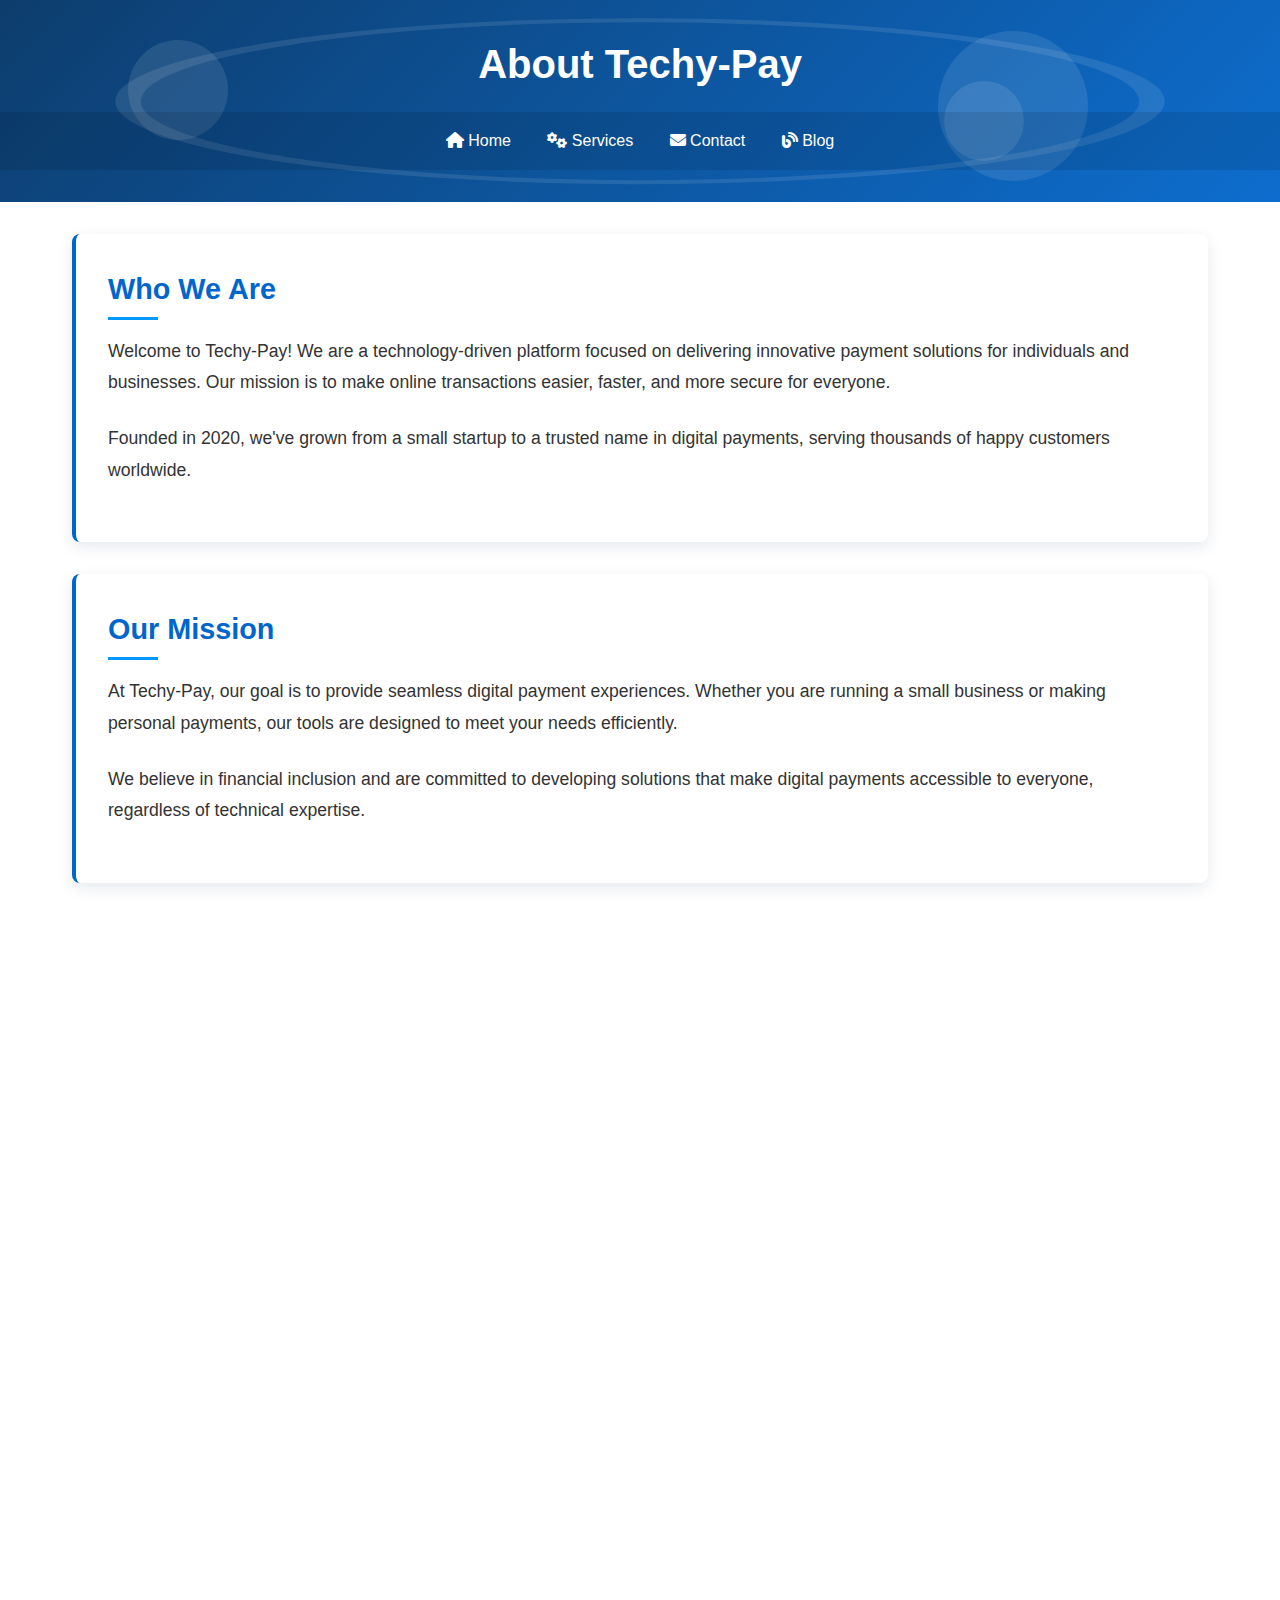
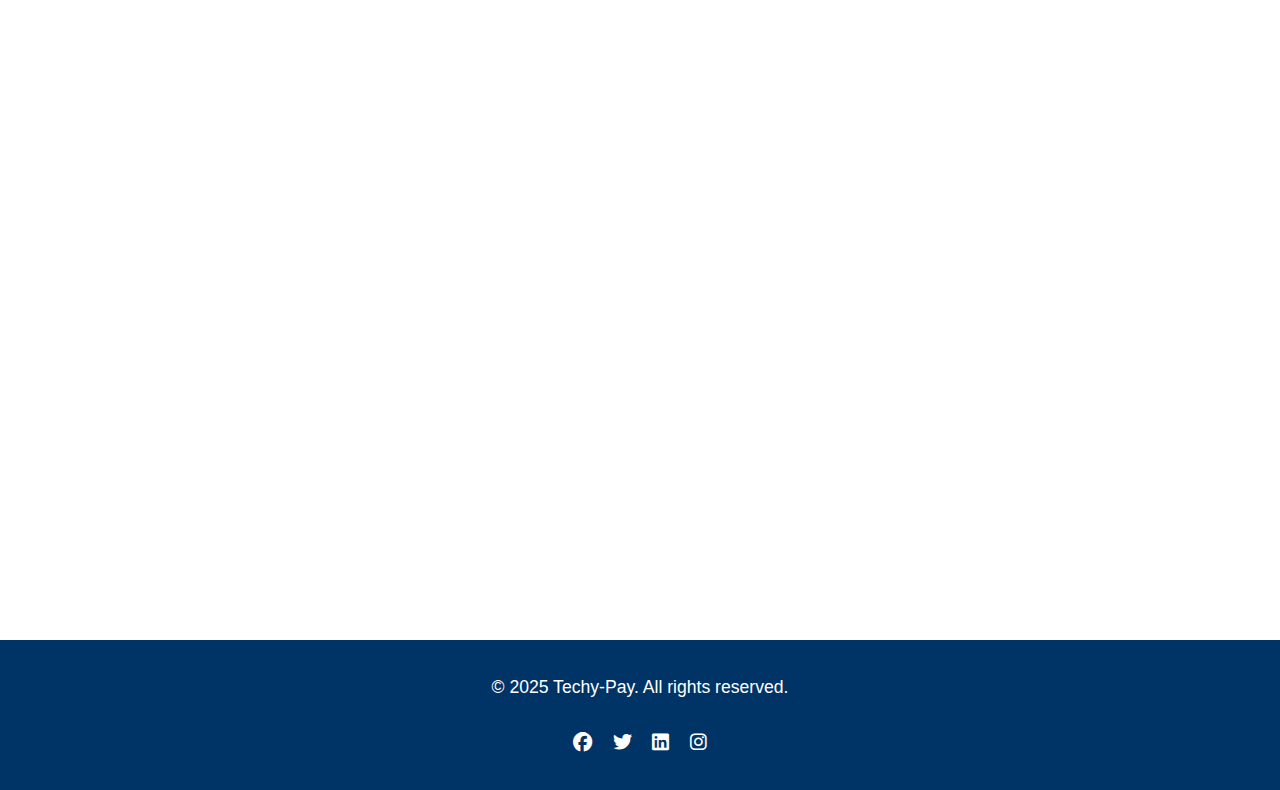
<file: about.html>
<!DOCTYPE html>
<html lang="en">
<head>
    <meta charset="UTF-8">
    <meta name="viewport" content="width=device-width, initial-scale=1.0">
    <meta name="description" content="About Techy-Pay - Learn more about our mission, services, and team.">
    <title>About Us - Techy-Pay</title>
    <link rel="stylesheet" href="https://cdnjs.cloudflare.com/ajax/libs/font-awesome/6.4.0/css/all.min.css">
    <style>
        :root {
            --primary-blue: #0066cc;
            --dark-blue: #003366;
            --light-blue: #e6f2ff;
            --accent-blue: #0099ff;
            --white: #ffffff;
            --gray: #f5f5f5;
        }
        
        * {
            margin: 0;
            padding: 0;
            box-sizing: border-box;
            font-family: 'Segoe UI', Tahoma, Geneva, Verdana, sans-serif;
        }
        
        body {
            background-color: var(--white);
            color: #333;
            line-height: 1.6;
            overflow-x: hidden;
        }
        
        header {
            background: linear-gradient(135deg, var(--dark-blue), var(--primary-blue));
            color: var(--white);
            padding: 2rem 0;
            text-align: center;
            position: relative;
            overflow: hidden;
        }
        
        header::before {
            content: '';
            position: absolute;
            top: 0;
            left: 0;
            width: 100%;
            height: 100%;
            background: url('data:image/svg+xml;utf8,<svg xmlns="http://www.w3.org/2000/svg" viewBox="0 0 100 100" preserveAspectRatio="none"><path fill="rgba(255,255,255,0.05)" d="M0,0 L100,0 L100,100 L0,100 Z" /><circle cx="50" cy="50" r="40" fill="none" stroke="rgba(255,255,255,0.1)" stroke-width="2" /></svg>');
            background-size: cover;
            animation: pulse 15s infinite alternate;
        }
        
        @keyframes pulse {
            0% { opacity: 0.1; }
            100% { opacity: 0.3; }
        }
        
        h1 {
            font-size: 2.5rem;
            margin-bottom: 1rem;
            position: relative;
            animation: fadeInDown 1s ease-out;
        }
        
        nav {
            background-color: rgba(0, 0, 0, 0.1);
            padding: 1rem;
            position: relative;
        }
        
        nav a {
            color: var(--white);
            text-decoration: none;
            margin: 0 1rem;
            font-weight: 500;
            transition: all 0.3s ease;
            position: relative;
            padding: 0.5rem 0;
        }
        
        nav a:hover {
            color: var(--white);
        }
        
        nav a::after {
            content: '';
            position: absolute;
            bottom: 0;
            left: 0;
            width: 0;
            height: 2px;
            background-color: var(--white);
            transition: width 0.3s ease;
        }
        
        nav a:hover::after {
            width: 100%;
        }
        
        main {
            max-width: 1200px;
            margin: 2rem auto;
            padding: 0 2rem;
        }
        
        section {
            background-color: var(--white);
            border-radius: 8px;
            box-shadow: 0 5px 15px rgba(0, 51, 102, 0.1);
            padding: 2rem;
            margin-bottom: 2rem;
            transition: transform 0.3s ease, box-shadow 0.3s ease;
            border-left: 4px solid var(--primary-blue);
        }
        
        section:hover {
            transform: translateY(-5px);
            box-shadow: 0 10px 25px rgba(0, 51, 102, 0.15);
        }
        
        h2 {
            color: var(--primary-blue);
            margin-bottom: 1.5rem;
            font-size: 1.8rem;
            position: relative;
            display: inline-block;
        }
        
        h2::after {
            content: '';
            position: absolute;
            bottom: -8px;
            left: 0;
            width: 50px;
            height: 3px;
            background-color: var(--accent-blue);
            animation: underlineExpand 0.5s ease-out forwards;
        }
        
        @keyframes underlineExpand {
            from { width: 0; }
            to { width: 50px; }
        }
        
        p {
            margin-bottom: 1.5rem;
            font-size: 1.1rem;
            line-height: 1.8;
        }
        
        ul {
            list-style-type: none;
            margin: 1.5rem 0;
        }
        
        ul li {
            padding: 0.75rem 0;
            padding-left: 2.5rem;
            position: relative;
            font-size: 1.1rem;
        }
        
        ul li::before {
            content: '\f00c';
            font-family: 'Font Awesome 6 Free';
            font-weight: 900;
            position: absolute;
            left: 0;
            top: 0.75rem;
            color: var(--accent-blue);
            animation: bounceIn 0.5s ease-out;
        }
        
        @keyframes bounceIn {
            0% { transform: scale(0); opacity: 0; }
            50% { transform: scale(1.2); }
            100% { transform: scale(1); opacity: 1; }
        }
        
        a {
            color: var(--primary-blue);
            text-decoration: none;
            transition: color 0.3s ease;
            font-weight: 500;
        }
        
        a:hover {
            color: var(--dark-blue);
            text-decoration: underline;
        }
        
        footer {
            background-color: var(--dark-blue);
            color: var(--white);
            text-align: center;
            padding: 2rem 0;
            margin-top: 3rem;
        }
        
        /* Animations */
        @keyframes fadeInDown {
            from {
                opacity: 0;
                transform: translateY(-20px);
            }
            to {
                opacity: 1;
                transform: translateY(0);
            }
        }
        
        /* Responsive Design */
        @media (max-width: 768px) {
            h1 {
                font-size: 2rem;
            }
            
            nav a {
                display: block;
                margin: 0.5rem 0;
            }
            
            section {
                padding: 1.5rem;
            }
        }
        
        /* Floating animation for tech elements */
        .tech-circle {
            position: absolute;
            border-radius: 50%;
            background: rgba(255, 255, 255, 0.1);
            animation: float 6s infinite ease-in-out;
        }
        
        @keyframes float {
            0%, 100% { transform: translateY(0) rotate(0deg); }
            50% { transform: translateY(-20px) rotate(5deg); }
        }
        
        /* Add some decorative tech elements */
        .tech-element {
            position: absolute;
            opacity: 0.1;
            z-index: 0;
        }
        
        /* Section specific animations */
        section:nth-child(1) { animation-delay: 0.1s; }
        section:nth-child(2) { animation-delay: 0.2s; }
        section:nth-child(3) { animation-delay: 0.3s; }
        section:nth-child(4) { animation-delay: 0.4s; }
    </style>
</head>
<body>
    <header>
        <!-- Animated tech circles -->
        <div class="tech-circle" style="width: 100px; height: 100px; top: 20%; left: 10%;"></div>
        <div class="tech-circle" style="width: 150px; height: 150px; bottom: 10%; right: 15%;"></div>
        <div class="tech-circle" style="width: 80px; height: 80px; top: 40%; right: 20%;"></div>
        
        <h1>About Techy-Pay</h1>
        <nav>
            <a href="/"><i class="fas fa-home"></i> Home</a>
            <a href="/services"><i class="fas fa-cogs"></i> Services</a>
            <a href="/contact"><i class="fas fa-envelope"></i> Contact</a>
            <a href="/blog"><i class="fas fa-blog"></i> Blog</a>
        </nav>
    </header>

    <main>
        <section>
            <h2>Who We Are</h2>
            <p>Welcome to Techy-Pay! We are a technology-driven platform focused on delivering innovative payment solutions for individuals and businesses. Our mission is to make online transactions easier, faster, and more secure for everyone.</p>
            <p>Founded in 2020, we've grown from a small startup to a trusted name in digital payments, serving thousands of happy customers worldwide.</p>
        </section>

        <section>
            <h2>Our Mission</h2>
            <p>At Techy-Pay, our goal is to provide seamless digital payment experiences. Whether you are running a small business or making personal payments, our tools are designed to meet your needs efficiently.</p>
            <p>We believe in financial inclusion and are committed to developing solutions that make digital payments accessible to everyone, regardless of technical expertise.</p>
        </section>

        <section>
            <h2>Why Choose Us?</h2>
            <ul>
                <li><strong>Fast and secure transactions</strong> - Our cutting-edge technology ensures your payments are processed instantly with bank-level security</li>
                <li><strong>24/7 customer support</strong> - Our dedicated team is always ready to assist you with any questions or issues</li>
                <li><strong>Trusted by hundreds of clients</strong> - Join our growing community of satisfied users</li>
                <li><strong>Innovative payment technology</strong> - We stay ahead of the curve with the latest in fintech solutions</li>
                <li><strong>User-friendly interface</strong> - Designed with simplicity in mind for all users</li>
                <li><strong>Competitive pricing</strong> - Affordable solutions for businesses of all sizes</li>
            </ul>
        </section>

        <section>
            <h2>Our Technology</h2>
            <p>Techy-Pay leverages blockchain-inspired security protocols, AI-powered fraud detection, and cloud-based infrastructure to deliver a payment platform you can trust.</p>
            <div style="display: flex; justify-content: space-around; flex-wrap: wrap; margin: 2rem 0;">
                <div style="text-align: center; margin: 1rem; animation: fadeIn 1s ease-out;">
                    <i class="fas fa-shield-alt" style="font-size: 3rem; color: var(--primary-blue); margin-bottom: 1rem;"></i>
                    <h3 style="color: var(--dark-blue);">Security</h3>
                </div>
                <div style="text-align: center; margin: 1rem; animation: fadeIn 1s ease-out 0.2s;">
                    <i class="fas fa-bolt" style="font-size: 3rem; color: var(--primary-blue); margin-bottom: 1rem;"></i>
                    <h3 style="color: var(--dark-blue);">Speed</h3>
                </div>
                <div style="text-align: center; margin: 1rem; animation: fadeIn 1s ease-out 0.4s;">
                    <i class="fas fa-cogs" style="font-size: 3rem; color: var(--primary-blue); margin-bottom: 1rem;"></i>
                    <h3 style="color: var(--dark-blue);">Reliability</h3>
                </div>
            </div>
        </section>

        <section>
            <h2>Contact Us</h2>
            <p>If you have any questions about our services or would like to learn more about how Techy-Pay can help your business, our team would love to hear from you.</p>
            <p style="margin-top: 1.5rem;"><a href="/contact" style="background-color: var(--primary-blue); color: white; padding: 0.8rem 1.5rem; border-radius: 4px; text-decoration: none; display: inline-block; transition: all 0.3s ease;">Get in Touch <i class="fas fa-arrow-right" style="margin-left: 0.5rem;"></i></a></p>
        </section>
    </main>

    <footer>
        <div style="max-width: 1200px; margin: 0 auto; padding: 0 2rem;">
            <p>&copy; 2025 Techy-Pay. All rights reserved.</p>
            <div style="margin-top: 1rem;">
                <a href="#" style="color: var(--white); margin: 0 0.5rem; font-size: 1.2rem;"><i class="fab fa-facebook"></i></a>
                <a href="#" style="color: var(--white); margin: 0 0.5rem; font-size: 1.2rem;"><i class="fab fa-twitter"></i></a>
                <a href="#" style="color: var(--white); margin: 0 0.5rem; font-size: 1.2rem;"><i class="fab fa-linkedin"></i></a>
                <a href="#" style="color: var(--white); margin: 0 0.5rem; font-size: 1.2rem;"><i class="fab fa-instagram"></i></a>
            </div>
        </div>
    </footer>

    <script>
        // Add some interactive animations
        document.addEventListener('DOMContentLoaded', function() {
            // Animate sections when they come into view
            const sections = document.querySelectorAll('section');
            
            const observer = new IntersectionObserver((entries) => {
                entries.forEach(entry => {
                    if (entry.isIntersecting) {
                        entry.target.style.opacity = 1;
                        entry.target.style.transform = 'translateY(0)';
                    }
                });
            }, { threshold: 0.1 });
            
            sections.forEach(section => {
                section.style.opacity = 0;
                section.style.transform = 'translateY(20px)';
                section.style.transition = 'opacity 0.6s ease, transform 0.6s ease';
                observer.observe(section);
            });
            
            // Add floating animation to tech circles
            const circles = document.querySelectorAll('.tech-circle');
            circles.forEach((circle, index) => {
                circle.style.animationDelay = `${index * 2}s`;
            });
        });
    </script>
</body>
</html>
</file>
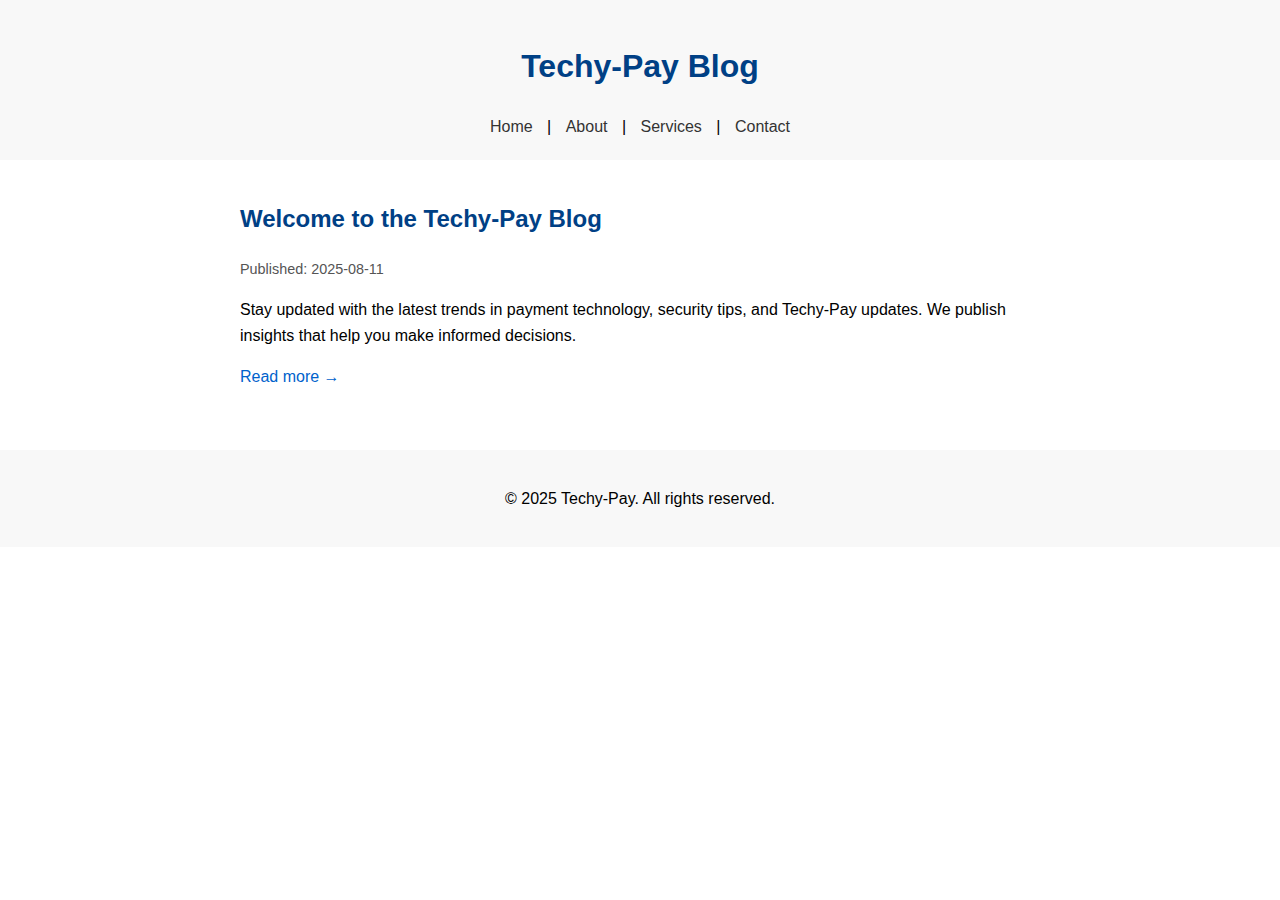
<file: blog.html>
<!DOCTYPE html>
<html lang="en">
<head>
  <meta charset="UTF-8" />
  <meta name="viewport" content="width=device-width, initial-scale=1.0" />
  <title>Blog – Techy-Pay</title>
  <meta name="description" content="Read the latest payments industry insights, updates, and Techy-Pay features on our blog." />
  <style>
    body { font-family: sans-serif; margin: 0; padding: 0; line-height: 1.6; }
    header, footer { background: #f8f8f8; padding: 20px; text-align: center; }
    nav a { margin: 0 10px; color: #333; text-decoration: none; }
    main { max-width: 800px; margin: auto; padding: 20px; }
    article { margin-bottom: 40px; }
    h1, h2 { color: #004085; }
    .post-date { color: #555; font-size: 0.9em; }
    .read-more { color: #0062cc; text-decoration: none; }
  </style>
</head>
<body>
  <header>
    <h1>Techy-Pay Blog</h1>
    <nav>
      <a href="/">Home</a> |
      <a href="/about">About</a> |
      <a href="/services">Services</a> |
      <a href="/contact">Contact</a>
    </nav>
  </header>
  <main>
    <article>
      <h2>Welcome to the Techy-Pay Blog</h2>
      <p class="post-date">Published: 2025-08-11</p>
      <p>Stay updated with the latest trends in payment technology, security tips, and Techy-Pay updates. We publish insights that help you make informed decisions.</p>
      <a class="read-more" href="/blog/post1">Read more →</a>
    </article>
    <!-- Add more <article> blocks for your posts -->
  </main>
  <footer>
    <p>&copy; 2025 Techy-Pay. All rights reserved.</p>
  </footer>
</body>
</html>
</file>
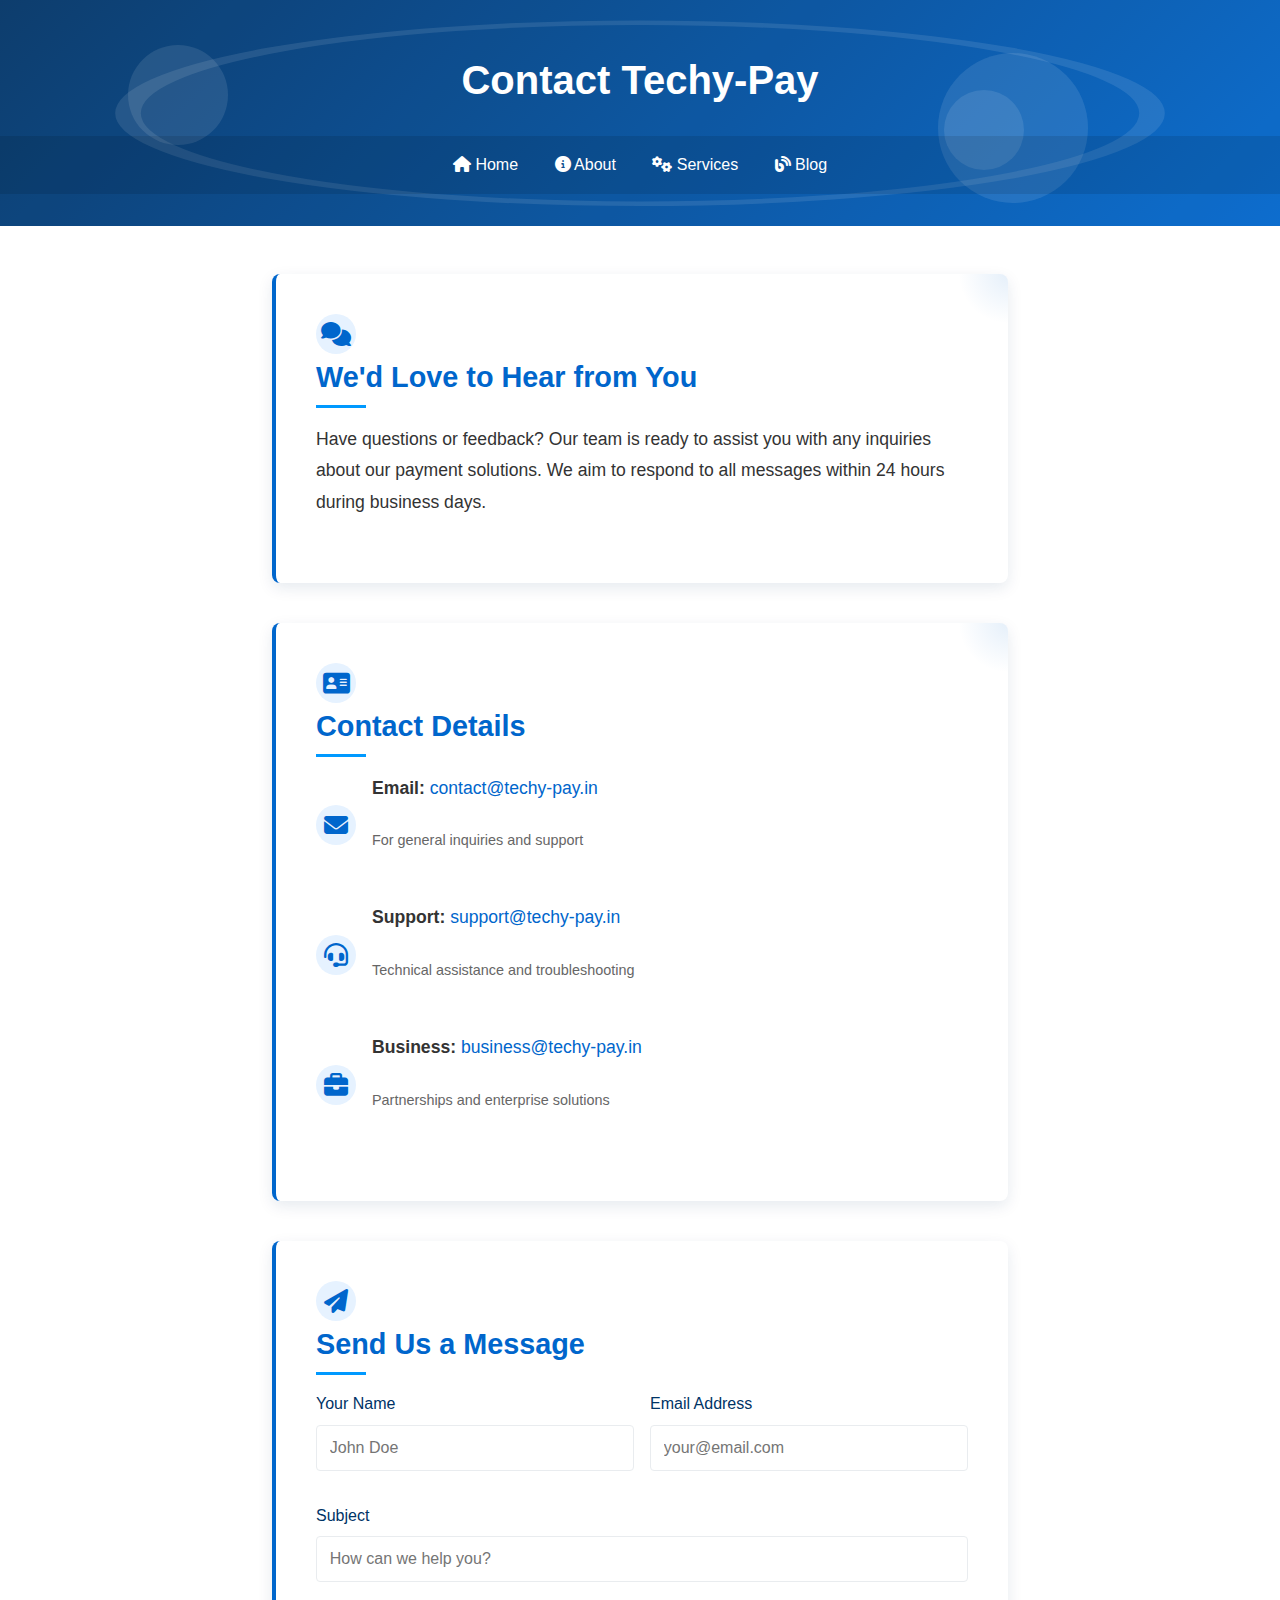
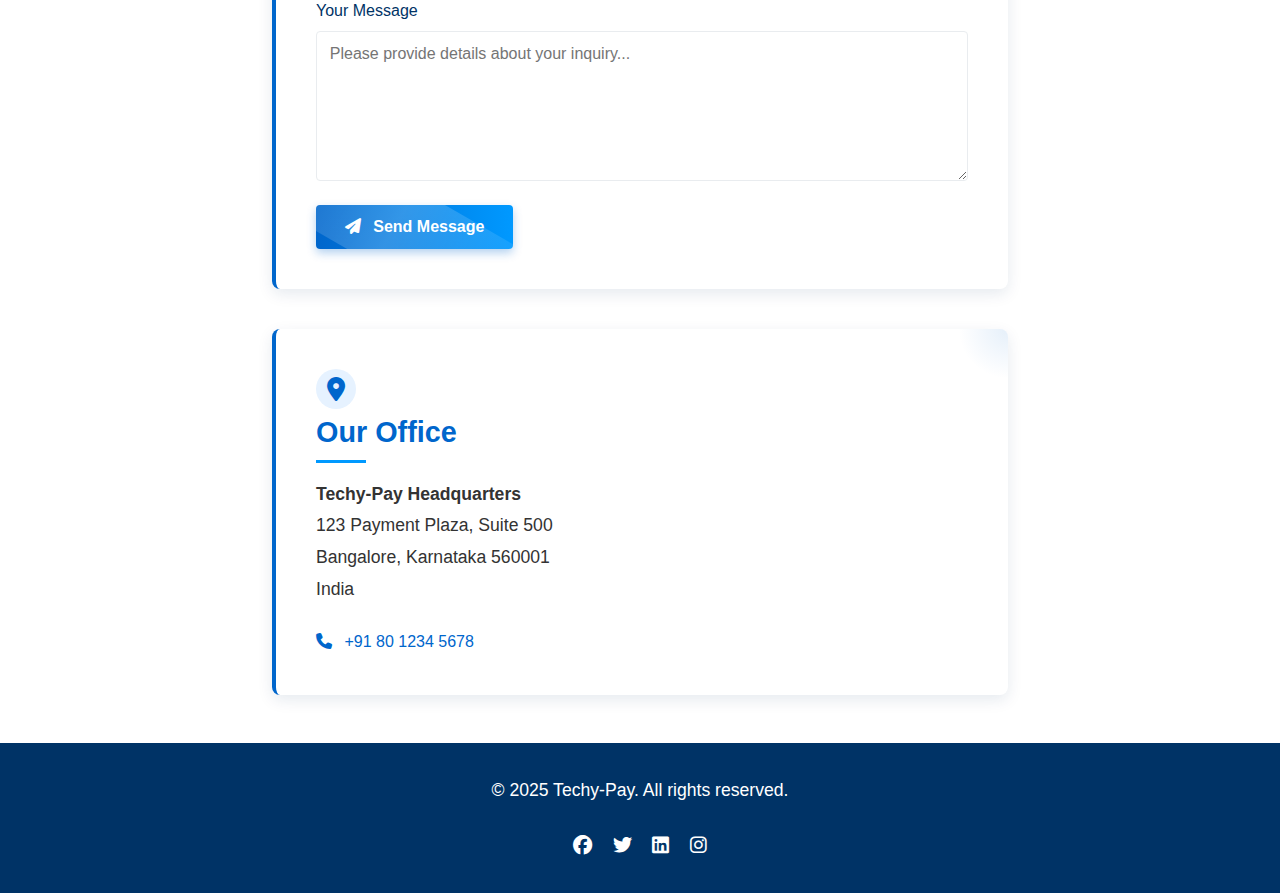
<file: contact.html>
<!DOCTYPE html>
<html lang="en">
<head>
  <meta charset="UTF-8">
  <meta name="viewport" content="width=device-width, initial-scale=1">
  <title>Contact Us - Techy-Pay</title>
  <meta name="description" content="Get in touch with Techy-Pay for support, inquiries, or feedback.">
  <link rel="stylesheet" href="https://cdnjs.cloudflare.com/ajax/libs/font-awesome/6.4.0/css/all.min.css">
  <style>
    :root {
      --primary-blue: #0066cc;
      --dark-blue: #003366;
      --light-blue: #e6f2ff;
      --accent-blue: #0099ff;
      --white: #ffffff;
      --light-gray: #f8f9fa;
      --medium-gray: #e9ecef;
    }
    
    * {
      margin: 0;
      padding: 0;
      box-sizing: border-box;
      font-family: 'Segoe UI', Tahoma, Geneva, Verdana, sans-serif;
    }
    
    body {
      background-color: var(--white);
      color: #333;
      line-height: 1.6;
      overflow-x: hidden;
    }
    
    header {
      background: linear-gradient(135deg, var(--dark-blue), var(--primary-blue));
      color: var(--white);
      padding: 3rem 0 2rem;
      text-align: center;
      position: relative;
      overflow: hidden;
    }
    
    header::before {
      content: '';
      position: absolute;
      top: 0;
      left: 0;
      width: 100%;
      height: 100%;
      background: url('data:image/svg+xml;utf8,<svg xmlns="http://www.w3.org/2000/svg" viewBox="0 0 100 100" preserveAspectRatio="none"><path fill="rgba(255,255,255,0.05)" d="M0,0 L100,0 L100,100 L0,100 Z" /><circle cx="50" cy="50" r="40" fill="none" stroke="rgba(255,255,255,0.1)" stroke-width="2" /></svg>');
      background-size: cover;
      animation: pulse 15s infinite alternate;
    }
    
    @keyframes pulse {
      0% { opacity: 0.1; }
      100% { opacity: 0.3; }
    }
    
    h1 {
      font-size: 2.5rem;
      margin-bottom: 1.5rem;
      position: relative;
      animation: fadeInDown 1s ease-out;
    }
    
    nav {
      background-color: rgba(0, 0, 0, 0.1);
      padding: 1rem;
      position: relative;
    }
    
    nav a {
      color: var(--white);
      text-decoration: none;
      margin: 0 1rem;
      font-weight: 500;
      transition: all 0.3s ease;
      position: relative;
      padding: 0.5rem 0;
    }
    
    nav a:hover {
      color: var(--white);
    }
    
    nav a::after {
      content: '';
      position: absolute;
      bottom: 0;
      left: 0;
      width: 0;
      height: 2px;
      background-color: var(--white);
      transition: width 0.3s ease;
    }
    
    nav a:hover::after {
      width: 100%;
    }
    
    main {
      max-width: 800px;
      margin: 3rem auto;
      padding: 0 2rem;
    }
    
    section {
      background-color: var(--white);
      border-radius: 8px;
      box-shadow: 0 5px 15px rgba(0, 51, 102, 0.1);
      padding: 2.5rem;
      margin-bottom: 2.5rem;
      transition: transform 0.3s ease, box-shadow 0.3s ease;
      border-left: 4px solid var(--primary-blue);
      position: relative;
      overflow: hidden;
    }
    
    section:hover {
      transform: translateY(-5px);
      box-shadow: 0 10px 25px rgba(0, 51, 102, 0.15);
    }
    
    section::before {
      content: '';
      position: absolute;
      top: 0;
      right: 0;
      width: 100px;
      height: 100px;
      background: radial-gradient(circle, rgba(0, 102, 204, 0.1) 0%, rgba(0, 102, 204, 0) 70%);
      transform: translate(50px, -50px);
    }
    
    h2 {
      color: var(--primary-blue);
      margin-bottom: 1.5rem;
      font-size: 1.8rem;
      position: relative;
      display: inline-block;
    }
    
    h2::after {
      content: '';
      position: absolute;
      bottom: -8px;
      left: 0;
      width: 50px;
      height: 3px;
      background-color: var(--accent-blue);
      animation: underlineExpand 0.5s ease-out forwards;
    }
    
    @keyframes underlineExpand {
      from { width: 0; }
      to { width: 50px; }
    }
    
    p {
      margin-bottom: 1.5rem;
      font-size: 1.1rem;
      line-height: 1.8;
    }
    
    a {
      color: var(--primary-blue);
      text-decoration: none;
      transition: color 0.3s ease;
      font-weight: 500;
    }
    
    a:hover {
      color: var(--dark-blue);
      text-decoration: underline;
    }
    
    form {
      background-color: var(--white);
      border-radius: 8px;
      box-shadow: 0 5px 15px rgba(0, 51, 102, 0.1);
      padding: 2.5rem;
      margin-bottom: 2.5rem;
      transition: transform 0.3s ease, box-shadow 0.3s ease;
      border-left: 4px solid var(--primary-blue);
      animation: fadeInUp 0.8s ease-out;
    }
    
    @keyframes fadeInUp {
      from {
        opacity: 0;
        transform: translateY(20px);
      }
      to {
        opacity: 1;
        transform: translateY(0);
      }
    }
    
    label {
      display: block;
      margin-bottom: 0.5rem;
      font-weight: 500;
      color: var(--dark-blue);
    }
    
    input, textarea {
      width: 100%;
      padding: 0.8rem;
      border: 1px solid var(--medium-gray);
      border-radius: 4px;
      font-size: 1rem;
      transition: all 0.3s ease;
      margin-bottom: 1rem;
    }
    
    input:focus, textarea:focus {
      outline: none;
      border-color: var(--accent-blue);
      box-shadow: 0 0 0 3px rgba(0, 153, 255, 0.2);
    }
    
    textarea {
      min-height: 150px;
      resize: vertical;
    }
    
    button {
      background: linear-gradient(to right, var(--primary-blue), var(--accent-blue));
      color: var(--white);
      border: none;
      padding: 0.8rem 1.8rem;
      border-radius: 4px;
      font-size: 1rem;
      font-weight: 600;
      cursor: pointer;
      transition: all 0.3s ease;
      box-shadow: 0 4px 10px rgba(0, 102, 204, 0.3);
      position: relative;
      overflow: hidden;
    }
    
    button:hover {
      transform: translateY(-2px);
      box-shadow: 0 6px 15px rgba(0, 102, 204, 0.4);
    }
    
    button::after {
      content: '';
      position: absolute;
      top: -50%;
      left: -60%;
      width: 200%;
      height: 200%;
      background: linear-gradient(
        to right,
        rgba(255, 255, 255, 0) 0%,
        rgba(255, 255, 255, 0.2) 50%,
        rgba(255, 255, 255, 0) 100%
      );
      transform: rotate(30deg);
      transition: all 0.3s ease;
    }
    
    button:hover::after {
      left: 100%;
    }
    
    .contact-method {
      display: flex;
      align-items: center;
      margin-bottom: 1.5rem;
    }
    
    .contact-icon {
      font-size: 1.5rem;
      color: var(--primary-blue);
      margin-right: 1rem;
      width: 40px;
      height: 40px;
      background-color: var(--light-blue);
      border-radius: 50%;
      display: flex;
      align-items: center;
      justify-content: center;
      transition: all 0.3s ease;
    }
    
    .contact-method:hover .contact-icon {
      background-color: var(--primary-blue);
      color: var(--white);
      transform: rotate(10deg);
    }
    
    footer {
      background-color: var(--dark-blue);
      color: var(--white);
      text-align: center;
      padding: 2rem 0;
      margin-top: 3rem;
    }
    
    /* Floating animation for tech elements */
    .tech-circle {
      position: absolute;
      border-radius: 50%;
      background: rgba(255, 255, 255, 0.1);
      animation: float 6s infinite ease-in-out;
    }
    
    @keyframes float {
      0%, 100% { transform: translateY(0) rotate(0deg); }
      50% { transform: translateY(-20px) rotate(5deg); }
    }
    
    /* Responsive Design */
    @media (max-width: 768px) {
      h1 {
        font-size: 2rem;
      }
      
      nav a {
        display: block;
        margin: 0.5rem 0;
      }
      
      section, form {
        padding: 1.5rem;
      }
      
      main {
        padding: 0 1rem;
      }
    }
  </style>
</head>
<body>
  <header>
    <!-- Animated tech circles -->
    <div class="tech-circle" style="width: 100px; height: 100px; top: 20%; left: 10%;"></div>
    <div class="tech-circle" style="width: 150px; height: 150px; bottom: 10%; right: 15%;"></div>
    <div class="tech-circle" style="width: 80px; height: 80px; top: 40%; right: 20%;"></div>
    
    <h1>Contact Techy-Pay</h1>
    <nav>
      <a href="/"><i class="fas fa-home"></i> Home</a>
      <a href="/about"><i class="fas fa-info-circle"></i> About</a>
      <a href="/services"><i class="fas fa-cogs"></i> Services</a>
      <a href="/blog"><i class="fas fa-blog"></i> Blog</a>
    </nav>
  </header>

  <main>
    <section>
      <h2><i class="fas fa-comments contact-icon"></i> We'd Love to Hear from You</h2>
      <p>Have questions or feedback? Our team is ready to assist you with any inquiries about our payment solutions. We aim to respond to all messages within 24 hours during business days.</p>
    </section>
    
    <section>
      <h2><i class="fas fa-address-card contact-icon"></i> Contact Details</h2>
      <div class="contact-method">
        <div class="contact-icon">
          <i class="fas fa-envelope"></i>
        </div>
        <div>
          <p><strong>Email:</strong> <a href="mailto:contact@techy-pay.in">contact@techy-pay.in</a></p>
          <p style="font-size: 0.9rem; color: #666;">For general inquiries and support</p>
        </div>
      </div>
      
      <div class="contact-method">
        <div class="contact-icon">
          <i class="fas fa-headset"></i>
        </div>
        <div>
          <p><strong>Support:</strong> <a href="mailto:support@techy-pay.in">support@techy-pay.in</a></p>
          <p style="font-size: 0.9rem; color: #666;">Technical assistance and troubleshooting</p>
        </div>
      </div>
      
      <div class="contact-method">
        <div class="contact-icon">
          <i class="fas fa-briefcase"></i>
        </div>
        <div>
          <p><strong>Business:</strong> <a href="mailto:business@techy-pay.in">business@techy-pay.in</a></p>
          <p style="font-size: 0.9rem; color: #666;">Partnerships and enterprise solutions</p>
        </div>
      </div>
    </section>
    
    <form id="contactForm" action="https://formsubmit.co/contact@techy-pay.in" method="POST">
      <h2><i class="fas fa-paper-plane contact-icon"></i> Send Us a Message</h2>
      
      <div style="display: flex; gap: 1rem; margin-bottom: 1rem;">
        <div style="flex: 1;">
          <label for="name">Your Name</label>
          <input type="text" id="name" name="name" required placeholder="John Doe">
        </div>
        <div style="flex: 1;">
          <label for="email">Email Address</label>
          <input type="email" id="email" name="email" required placeholder="your@email.com">
        </div>
      </div>
      
      <label for="subject">Subject</label>
      <input type="text" id="subject" name="subject" placeholder="How can we help you?">
      
      <label for="message">Your Message</label>
      <textarea id="message" name="message" required placeholder="Please provide details about your inquiry..."></textarea>
      
      <input type="hidden" name="_next" value="https://yourdomain.com/thank-you.html">
      <input type="hidden" name="_captcha" value="false">
      
      <button type="submit">
        <i class="fas fa-paper-plane" style="margin-right: 0.5rem;"></i> Send Message
      </button>
    </form>
    
    <section>
      <h2><i class="fas fa-map-marker-alt contact-icon"></i> Our Office</h2>
      <p><strong>Techy-Pay Headquarters</strong><br>
      123 Payment Plaza, Suite 500<br>
      Bangalore, Karnataka 560001<br>
      India</p>
      <div style="margin-top: 1rem;">
        <a href="#" style="display: inline-block; margin-right: 1rem; color: var(--primary-blue);">
          <i class="fas fa-phone" style="margin-right: 0.5rem;"></i> +91 80 1234 5678
        </a>
      </div>
    </section>
  </main>

  <footer>
    <div style="max-width: 800px; margin: 0 auto; padding: 0 2rem;">
      <p>&copy; 2025 Techy-Pay. All rights reserved.</p>
      <div style="margin-top: 1.5rem;">
        <a href="#" style="color: var(--white); margin: 0 0.5rem; font-size: 1.2rem;"><i class="fab fa-facebook"></i></a>
        <a href="#" style="color: var(--white); margin: 0 0.5rem; font-size: 1.2rem;"><i class="fab fa-twitter"></i></a>
        <a href="#" style="color: var(--white); margin: 0 0.5rem; font-size: 1.2rem;"><i class="fab fa-linkedin"></i></a>
        <a href="#" style="color: var(--white); margin: 0 0.5rem; font-size: 1.2rem;"><i class="fab fa-instagram"></i></a>
      </div>
    </div>
  </footer>

  <script>
    document.addEventListener('DOMContentLoaded', function() {
      // Add floating animation to tech circles
      const circles = document.querySelectorAll('.tech-circle');
      circles.forEach((circle, index) => {
        circle.style.animationDelay = `${index * 2}s`;
      });
      
      // Form submission handling
      const contactForm = document.getElementById('contactForm');
      if (contactForm) {
        contactForm.addEventListener('submit', function(e) {
          // You can add form validation or AJAX submission here
          // For now, we'll just log to console
          console.log('Form submitted');
          
          // Show a temporary loading state
          const submitButton = this.querySelector('button[type="submit"]');
          if (submitButton) {
            submitButton.innerHTML = '<i class="fas fa-spinner fa-spin" style="margin-right: 0.5rem;"></i> Sending...';
            submitButton.disabled = true;
            
            // Reset after 3 seconds for demo purposes
            setTimeout(() => {
              submitButton.innerHTML = '<i class="fas fa-check" style="margin-right: 0.5rem;"></i> Message Sent';
              setTimeout(() => {
                submitButton.innerHTML = '<i class="fas fa-paper-plane" style="margin-right: 0.5rem;"></i> Send Message';
                submitButton.disabled = false;
              }, 2000);
            }, 1500);
          }
        });
      }
    });
  </script>
</body>
</html>
</file>
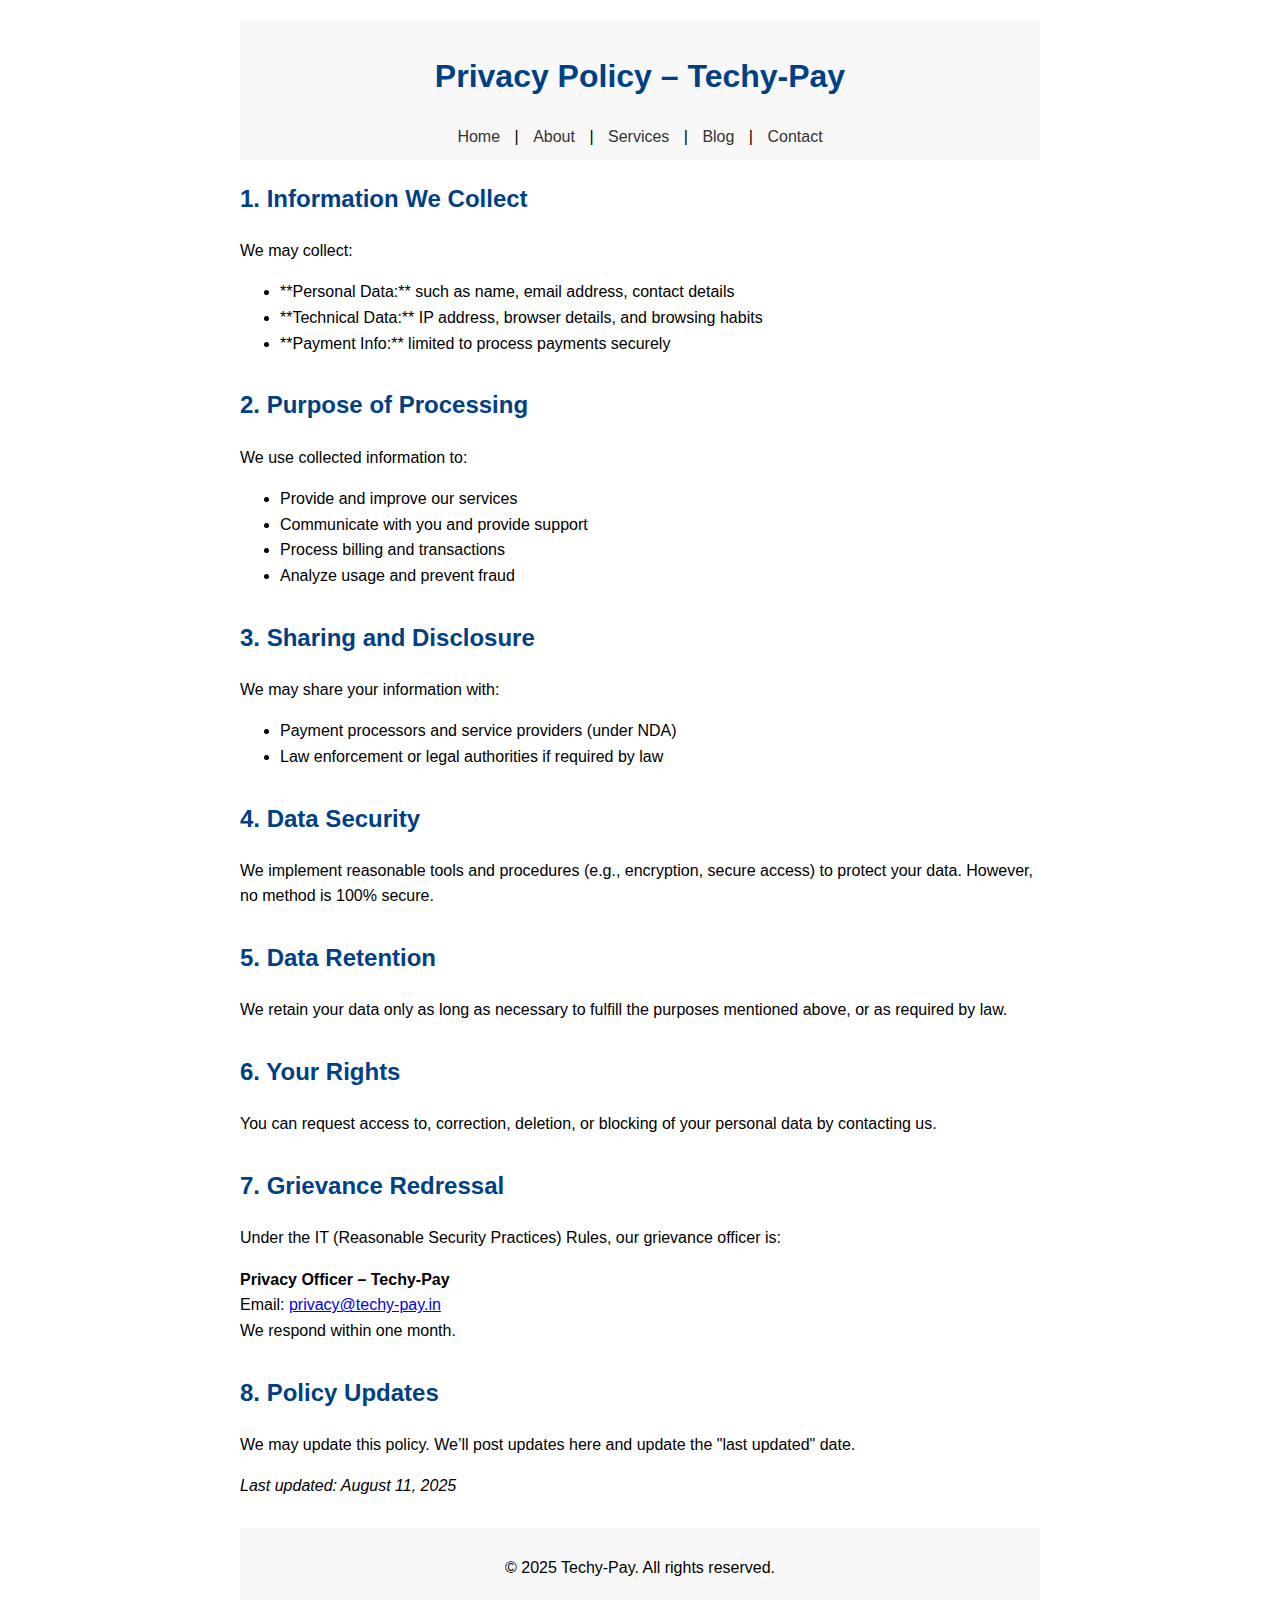
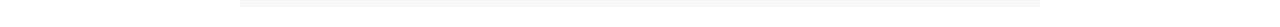
<file: privacy.html>
<!DOCTYPE html>
<html lang="en">
<head>
  <meta charset="UTF-8">
  <meta name="viewport" content="width=device-width, initial-scale=1">
  <title>Privacy Policy – Techy-Pay</title>
  <meta name="description" content="Read our Privacy Policy to know how Techy-Pay collects, uses, and protects your personal data.">
  <style>
    body { font-family: sans-serif; line-height: 1.6; max-width: 800px; margin: auto; padding: 20px; }
    header, footer { text-align: center; padding: 10px 0; background: #f8f8f8; }
    h1, h2 { color: #004085; }
    nav a { margin: 0 10px; text-decoration: none; color: #333; }
    section { margin-bottom: 30px; }
  </style>
</head>
<body>
  <header>
    <h1>Privacy Policy – Techy-Pay</h1>
    <nav>
      <a href="/">Home</a> |
      <a href="/about">About</a> |
      <a href="/services">Services</a> |
      <a href="/blog">Blog</a> |
      <a href="/contact">Contact</a>
    </nav>
  </header>

  <main>
    <section>
      <h2>1. Information We Collect</h2>
      <p>We may collect:</p>
      <ul>
        <li>**Personal Data:** such as name, email address, contact details</li>
        <li>**Technical Data:** IP address, browser details, and browsing habits</li>
        <li>**Payment Info:** limited to process payments securely</li>
      </ul>
    </section>

    <section>
      <h2>2. Purpose of Processing</h2>
      <p>We use collected information to:</p>
      <ul>
        <li>Provide and improve our services</li>
        <li>Communicate with you and provide support</li>
        <li>Process billing and transactions</li>
        <li>Analyze usage and prevent fraud</li>
      </ul>
    </section>

    <section>
      <h2>3. Sharing and Disclosure</h2>
      <p>We may share your information with:</p>
      <ul>
        <li>Payment processors and service providers (under NDA)</li>
        <li>Law enforcement or legal authorities if required by law</li>
      </ul>
    </section>

    <section>
      <h2>4. Data Security</h2>
      <p>We implement reasonable tools and procedures (e.g., encryption, secure access) to protect your data. However, no method is 100% secure.</p>
    </section>

    <section>
      <h2>5. Data Retention</h2>
      <p>We retain your data only as long as necessary to fulfill the purposes mentioned above, or as required by law.</p>
    </section>

    <section>
      <h2>6. Your Rights</h2>
      <p>You can request access to, correction, deletion, or blocking of your personal data by contacting us.</p>
    </section>

    <section>
      <h2>7. Grievance Redressal</h2>
      <p>Under the IT (Reasonable Security Practices) Rules, our grievance officer is:</p>
      <p><strong>Privacy Officer – Techy-Pay</strong><br>Email: <a href="mailto:privacy@techy-pay.in">privacy@techy-pay.in</a><br>We respond within one month.</p>
    </section>

    <section>
      <h2>8. Policy Updates</h2>
      <p>We may update this policy. We’ll post updates here and update the "last updated" date.</p>
      <p><em>Last updated: August 11, 2025</em></p>
    </section>
  </main>

  <footer>
    <p>&copy; 2025 Techy-Pay. All rights reserved.</p>
  </footer>
</body>
</html>
</file>
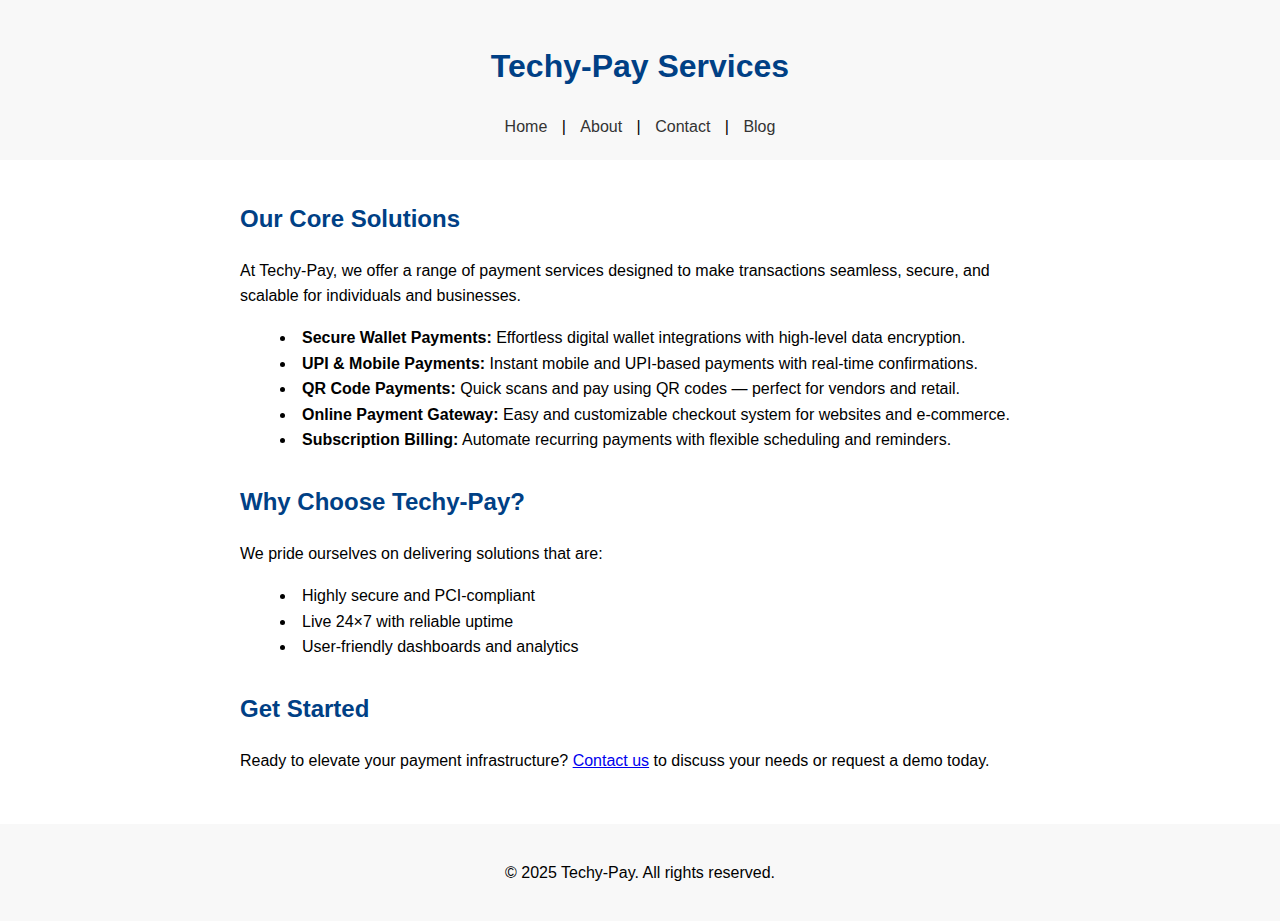
<file: services.html>
<!DOCTYPE html>
<html lang="en">
<head>
  <meta charset="UTF-8" />
  <meta name="viewport" content="width=device-width, initial-scale=1.0" />
  <title>Our Services – Techy-Pay</title>
  <meta name="description" content="Discover the secure, fast and reliable payment solutions offered by Techy-Pay." />
  <style>
    body { font-family: sans-serif; line-height: 1.6; margin:0; padding:0; }
    header, footer { background:#f8f8f8; padding:20px; text-align:center; }
    nav a { margin: 0 10px; color: #333; text-decoration:none; }
    main { padding: 20px; max-width: 800px; margin: auto; }
    section { margin-bottom: 30px; }
    h1, h2 { color: #004085; }
    .service-list { list-style: disc inside; }
  </style>
</head>
<body>
  <header>
    <h1>Techy-Pay Services</h1>
    <nav>
      <a href="/">Home</a> |
      <a href="/about">About</a> |
      <a href="/contact">Contact</a> |
      <a href="/blog">Blog</a>
    </nav>
  </header>
  <main>
    <section>
      <h2>Our Core Solutions</h2>
      <p>At Techy-Pay, we offer a range of payment services designed to make transactions seamless, secure, and scalable for individuals and businesses.</p>
      <ul class="service-list">
        <li><strong>Secure Wallet Payments:</strong> Effortless digital wallet integrations with high-level data encryption.</li>
        <li><strong>UPI & Mobile Payments:</strong> Instant mobile and UPI-based payments with real-time confirmations.</li>
        <li><strong>QR Code Payments:</strong> Quick scans and pay using QR codes — perfect for vendors and retail.</li>
        <li><strong>Online Payment Gateway:</strong> Easy and customizable checkout system for websites and e-commerce.</li>
        <li><strong>Subscription Billing:</strong> Automate recurring payments with flexible scheduling and reminders.</li>
      </ul>
    </section>
    <section>
      <h2>Why Choose Techy-Pay?</h2>
      <p>We pride ourselves on delivering solutions that are:</p>
      <ul class="service-list">
        <li>Highly secure and PCI-compliant</li>
        <li>Live 24×7 with reliable uptime</li>
        <li>User-friendly dashboards and analytics</li>
      </ul>
    </section>
    <section>
      <h2>Get Started</h2>
      <p>Ready to elevate your payment infrastructure? <a href="/contact">Contact us</a> to discuss your needs or request a demo today.</p>
    </section>
  </main>
  <footer>
    <p>&copy; 2025 Techy-Pay. All rights reserved.</p>
  </footer>
</body>
</html>
</file>
